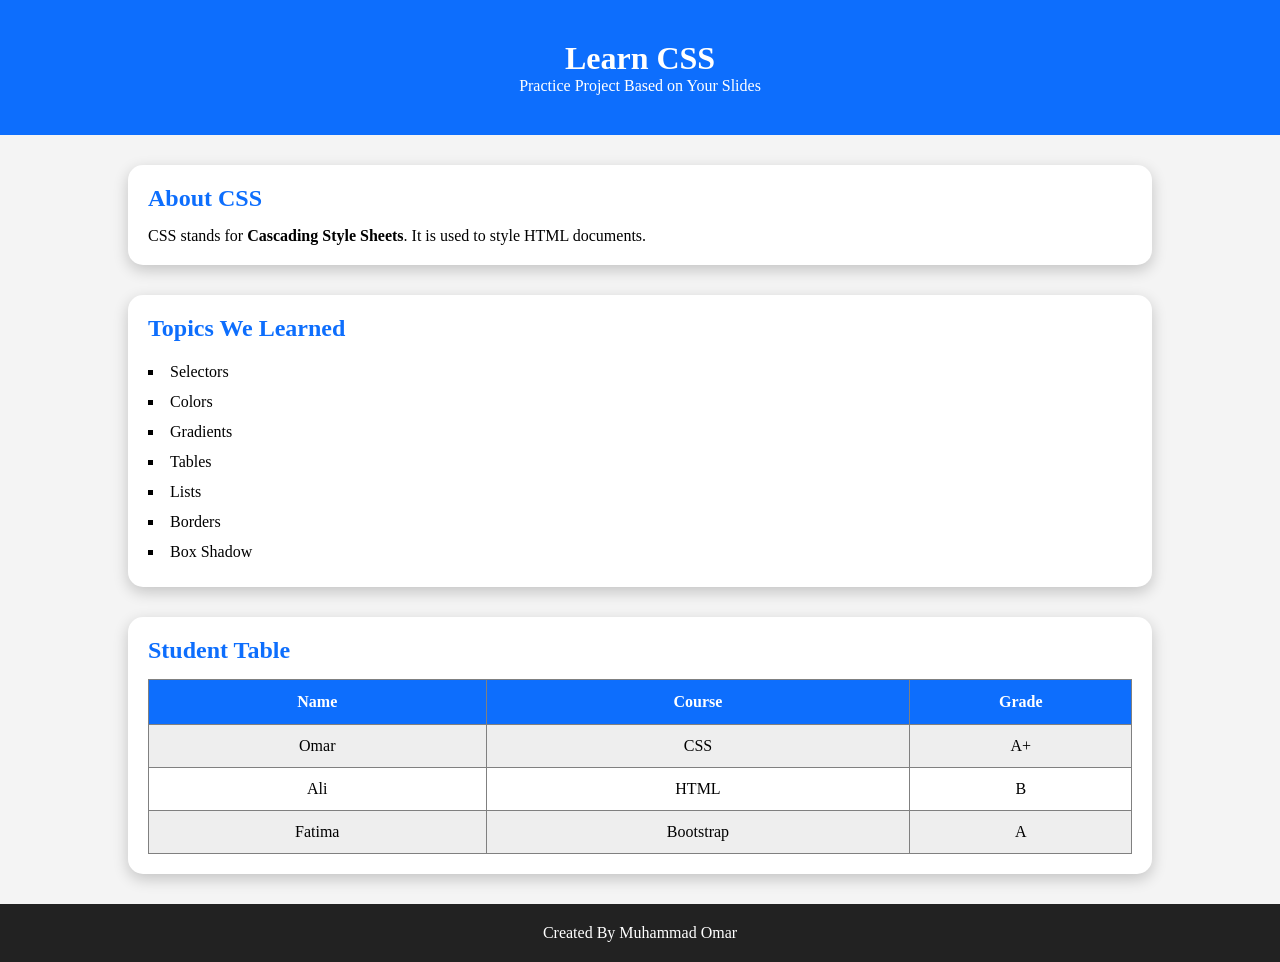
<file: about-css/index.html>
<!DOCTYPE html>
<html lang="en">
<head>
    <meta charset="UTF-8">
    <meta name="viewport" content="width=device-width, initial-scale=1.0">
    <title>CSS Learning Project</title>

   
    <link rel="stylesheet" href="style.css">

    <!-- Font Awesome -->
    <link rel="stylesheet"
    href="https://cdnjs.cloudflare.com/ajax/libs/font-awesome/6.7.2/css/all.min.css">
   
   
</head>


<body>

    <!-- Header -->
    <header id="header">
        <h1>Learn CSS</h1>
        <p>Practice Project Based on Your Slides</p>
    </header>

    <!-- About CSS -->
    <section class="content-card">
        <h2>About CSS</h2>

        <p>
            CSS stands for
            <strong>Cascading Style Sheets</strong>.
            It is used to style HTML documents.
        </p>
    </section>

    <!-- Topics -->
    <section class="content-card">

        <h2>Topics We Learned</h2>

        <ul class="topics">
            <li>Selectors</li>
            <li>Colors</li>
            <li>Gradients</li>
            <li>Tables</li>
            <li>Lists</li>
            <li>Borders</li>
            <li>Box Shadow</li>
        </ul>

    </section>

    

    <!-- Table -->
    <section class="content-card">

        <h2>Student Table</h2>

        <table>

            <tr>
                <th>Name</th>
                <th>Course</th>
                <th>Grade</th>
            </tr>

            <tr>
                <td>Omar</td>
                <td>CSS</td>
                <td>A+</td>
            </tr>

            <tr>
                <td>Ali</td>
                <td>HTML</td>
                <td>B</td>
            </tr>

            <tr>
                <td>Fatima</td>
                <td>Bootstrap</td>
                <td>A</td>
            </tr>

        </table>
    </section>

   

    <!-- Footer -->
    <footer>
        <p>Created By Muhammad Omar</p>
    </footer>

</body>
</html>
</file>
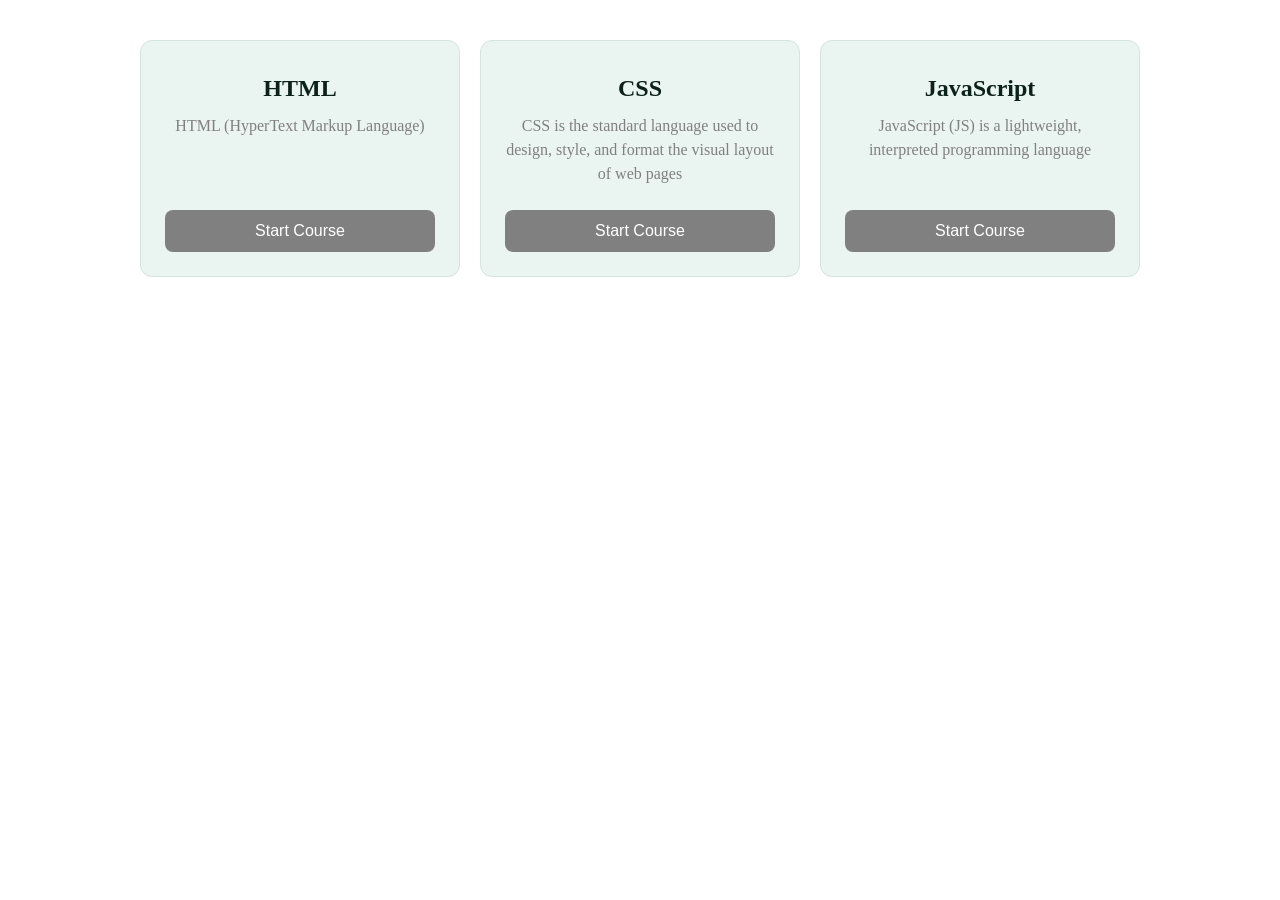
<file: card/index.html>
<!DOCTYPE html>
<html lang="en">
<head>
    <meta charset="UTF-8">
    <meta name="viewport" content="width=device-width, initial-scale=1.0">
    <title>Cards</title>
    <link rel="stylesheet" href="style.css">
</head>
<body>

    <div class="cards-container">
        
        <div class="card">
            <h3>HTML</h3>
            <p>HTML (HyperText Markup Language)</p>
            <button class="card-button">Start Course</button>
        </div>

        <div class="card">
            <h3>CSS</h3>
            <p>CSS is the standard language used to design, style, and format the visual layout of web pages</p>
            <button class="card-button">Start Course</button>
        </div>

        <div class="card">
            <h3>JavaScript</h3>
            <p>JavaScript (JS) is a lightweight, interpreted programming language </p>
            <button class="card-button">Start Course</button>
        </div>

    </div>

</body>
</html>
</file>
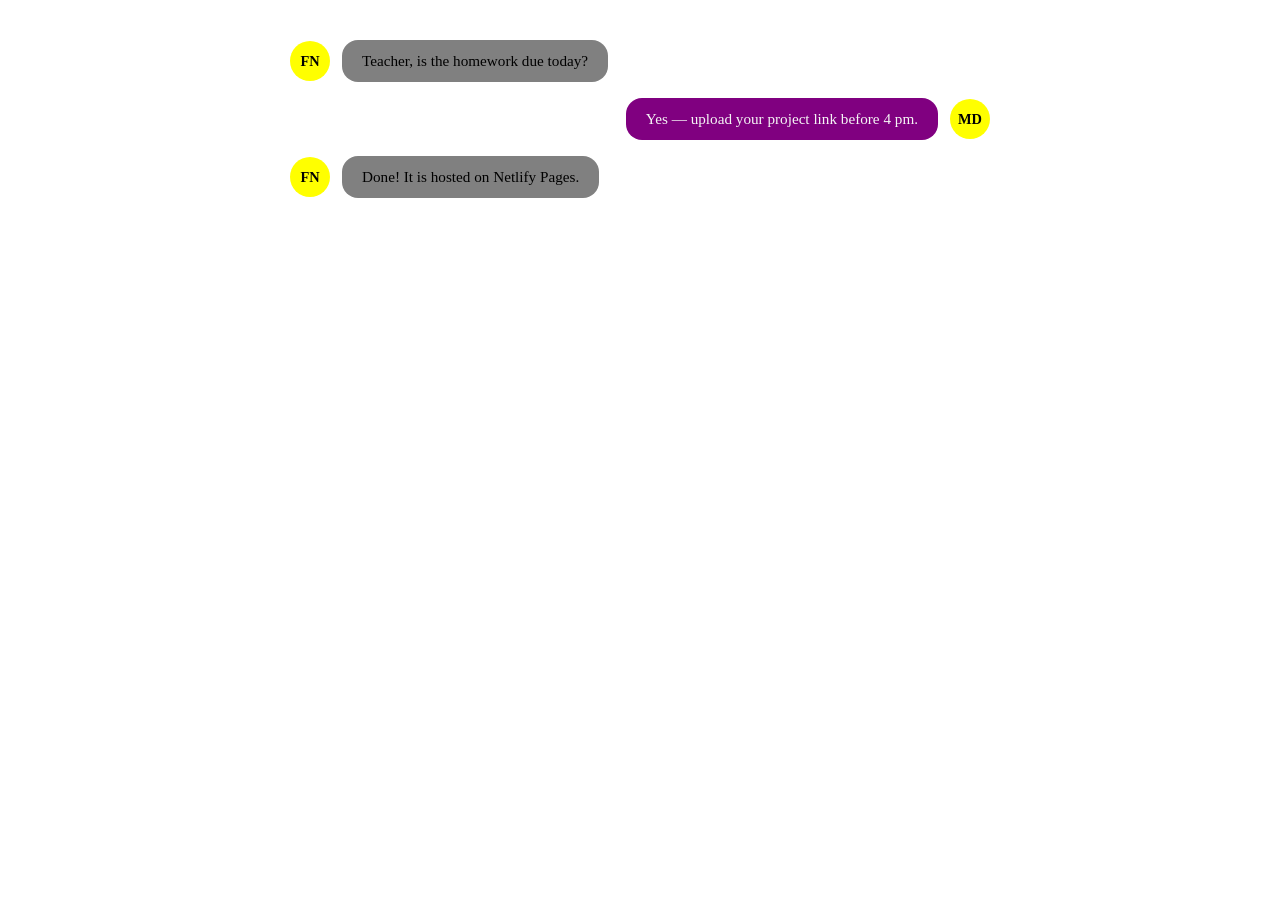
<file: chat-ui/index.html>
<!DOCTYPE html>
<html lang="en">
<head>
    <meta charset="UTF-8">
    <meta name="viewport" content="width=device-width, initial-scale=1.0">
    <title>Chat page</title>
    <link rel="stylesheet" href="style.css">
        
</head>
<body>

    <div class="chat-container">
        
        <div class="message-row message-row--others">
            <div class="avatar">FN</div>
            <div class="bubble">
                Teacher, is the homework due today?
            </div>
        </div>

        <div class="message-row message-row--me">
            <div class="avatar">MD</div>
            <div class="bubble">
                Yes — upload your project link before 4 pm.
            </div>
        </div>

        <div class="message-row message-row--others">
            <div class="avatar">FN</div>
            <div class="bubble">
                Done! It is hosted on Netlify Pages.
            </div>
        </div>
    </div>

</body>
</html>
</file>
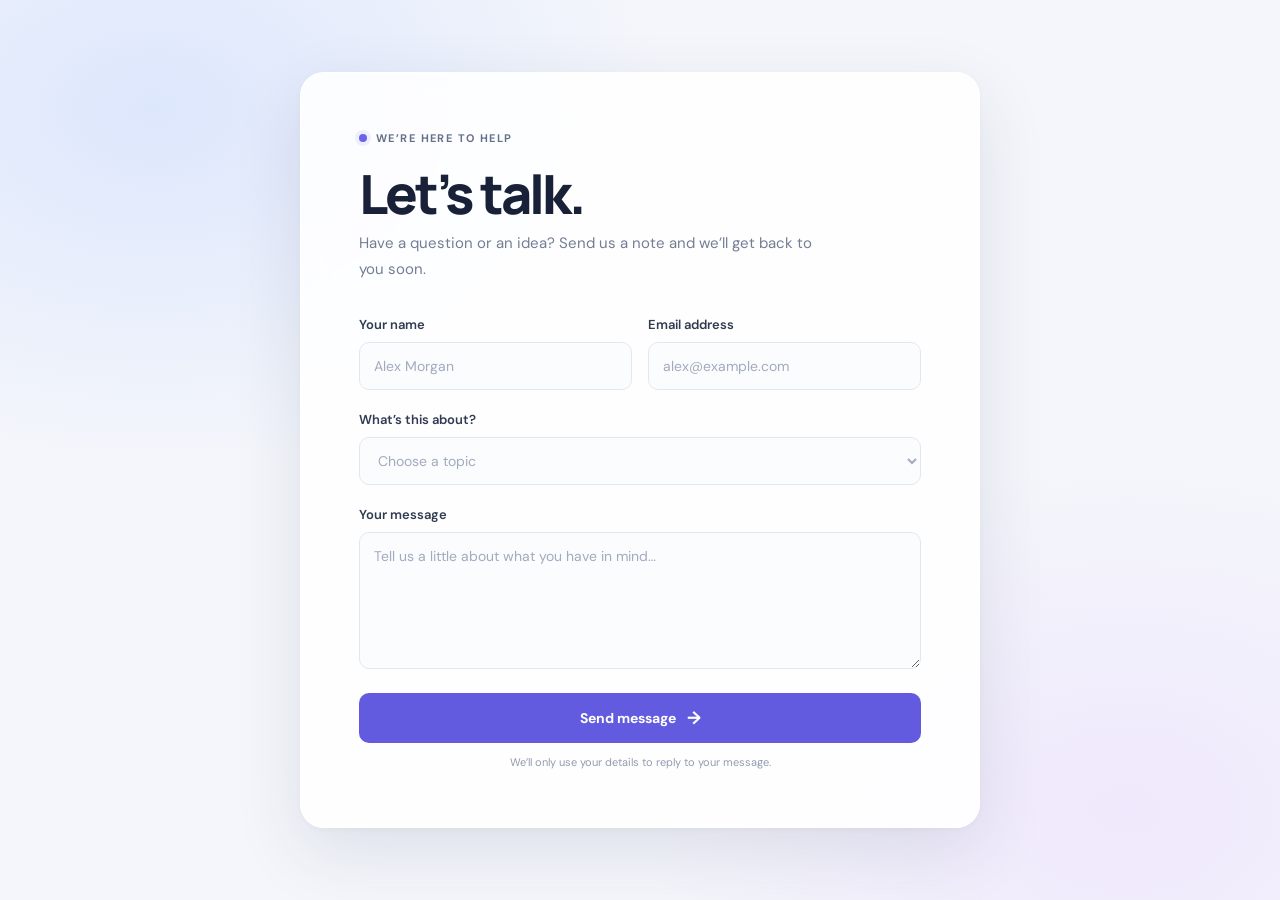
<file: contact-form-ui/index.html>
<!doctype html>
<html lang="en">
<head>
  <meta charset="utf-8">
  <meta name="viewport" content="width=device-width, initial-scale=1">
  <meta name="theme-color" content="#f4f6fb">
  <title>Get in touch</title>
  <link rel="stylesheet" href="style.css">
</head>
<body>
  <main class="page">
    <section class="form-card" aria-labelledby="form-title">
      <div class="eyebrow"><span class="status-dot"></span> WE’RE HERE TO HELP</div>
      <h1 id="form-title">Let’s talk.</h1>
      <p class="intro">Have a question or an idea? Send us a note and we’ll get back to you soon.</p>

      <form action="#" method="post">
        <div class="field-row">
          <div class="field">
            <label for="name">Your name</label>
            <input id="name" name="name" type="text" placeholder="Alex Morgan" autocomplete="name" required>
          </div>
          <div class="field">
            <label for="email">Email address</label>
            <input id="email" name="email" type="email" placeholder="alex@example.com" autocomplete="email" required>
          </div>
        </div>

        <div class="field">
          <label for="subject">What’s this about?</label>
          <select id="subject" name="subject" required>
            <option value="" disabled selected>Choose a topic</option>
            <option value="question">A general question</option>
            <option value="project">A project idea</option>
            <option value="support">Help and support</option>
          </select>
        </div>

        <div class="field">
          <label for="message">Your message</label>
          <textarea id="message" name="message" rows="5" placeholder="Tell us a little about what you have in mind…" required></textarea>
        </div>

        <button type="submit">Send message <span aria-hidden="true">→</span></button>
        <p class="privacy-note">We’ll only use your details to reply to your message.</p>
      </form>
    </section>
  </main>
</body>
</html>
</file>
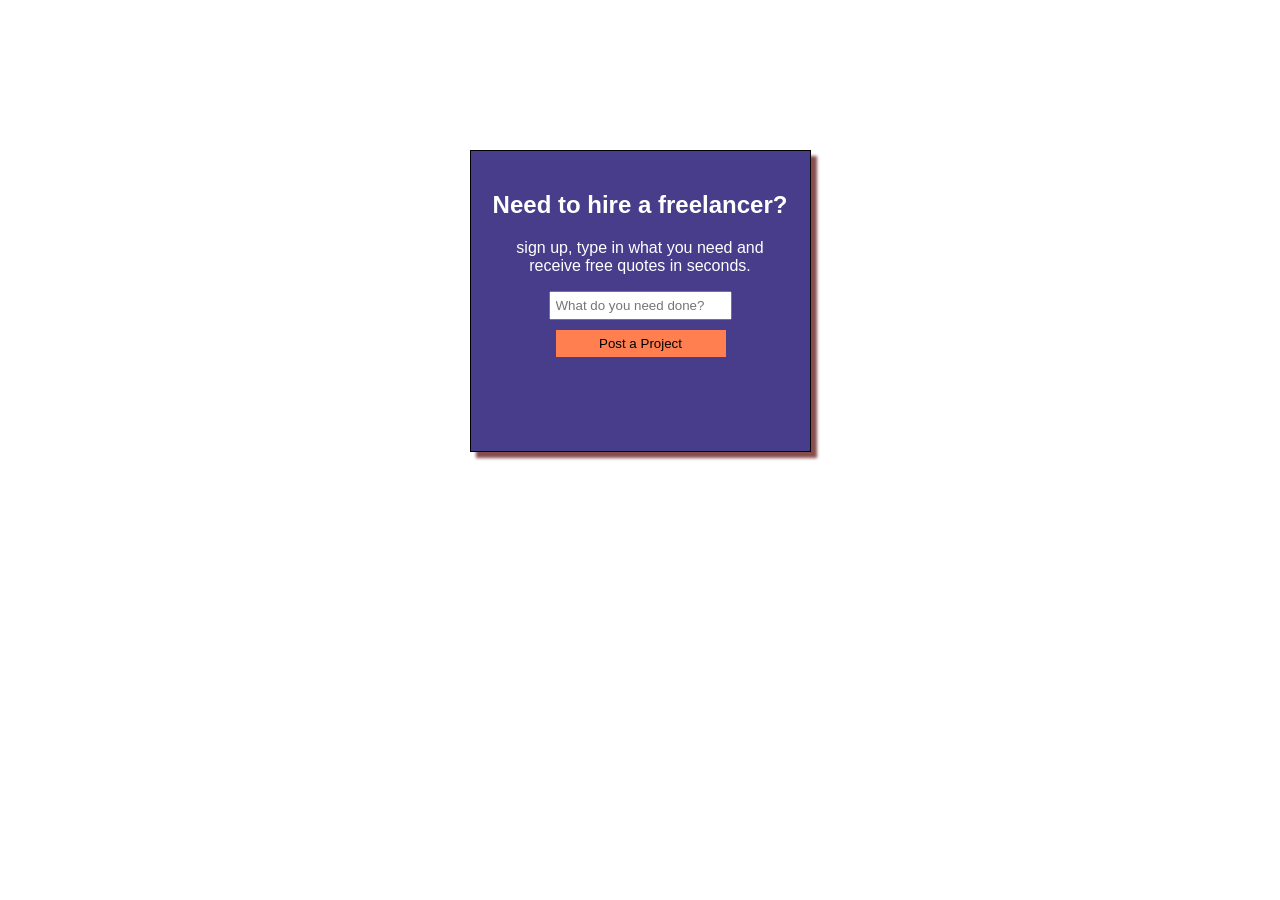
<file: feelance-card/index.html>
<!DOCTYPE html>
<html lang="en">
<head>
    <meta charset="UTF-8">
    <meta name="viewport" content="width=device-width, initial-scale=1.0">
    <link rel="stylesheet" href="style.css">
    <title>Freelance Card</title>
</head>
<body>
    <div class="holder">
    <main class="container">
        <h2>Need to hire a freelancer?</h2>
        <p>sign up, type in what you need and receive free quotes in seconds.</p>
        <form class="form-group">
            <input type="text" id="text" placeholder="What do you need done?">
            <input type="button" class="btn" value="Post a Project">
        </form>
    </main>
    </div>
</body>
</html>
</file>
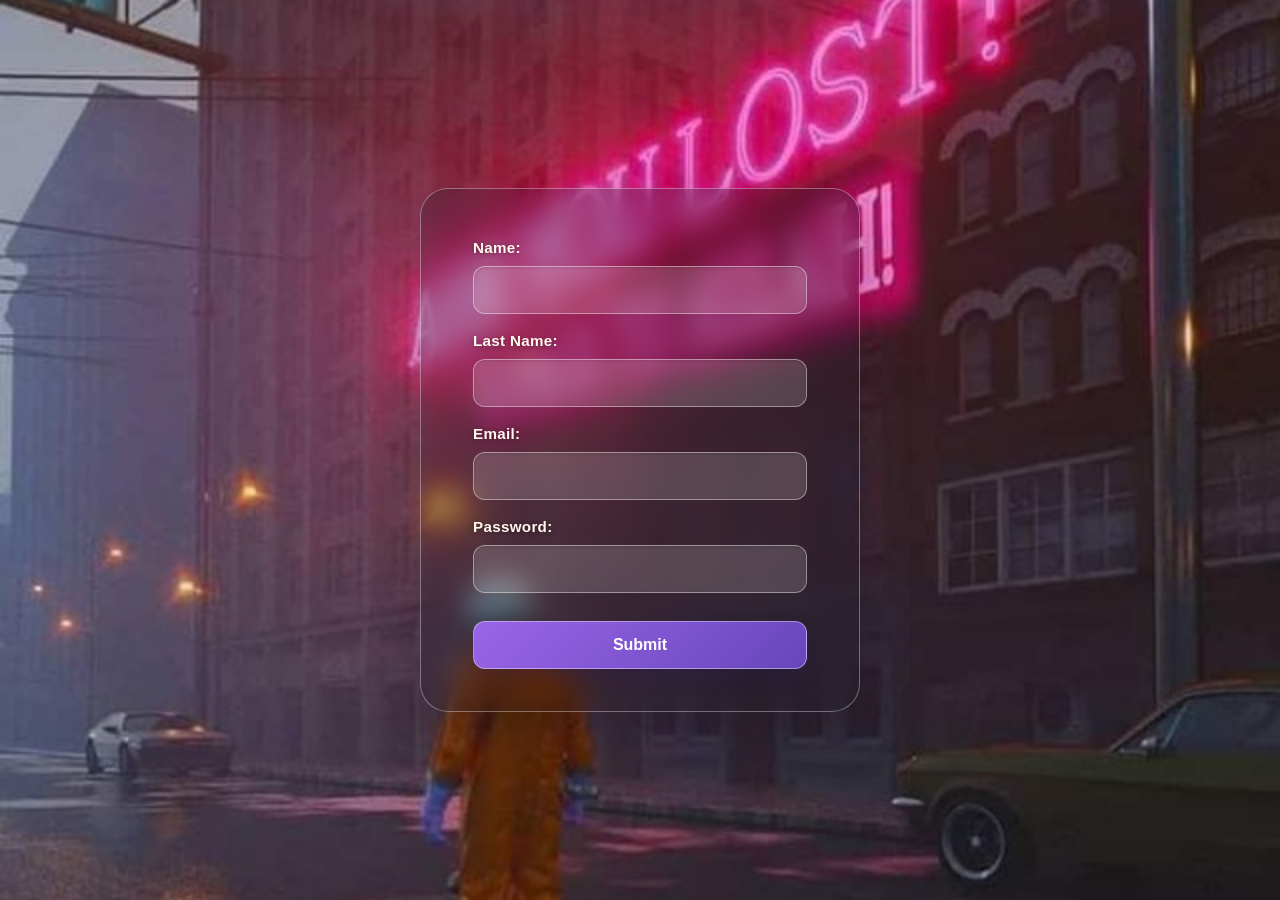
<file: glassmorphism-form/index.html>
<!DOCTYPE html>
<html lang="en">
<head>
    <meta charset="UTF-8">
    <meta name="viewport" content="width=device-width, initial-scale=1.0">
    <link rel="stylesheet" href="style.css">
    <title>Glass Morphism</title>

</head>
<body>
    <div class="Glass-container">

        <form class="form-group">

            <label for="name" class="name">Name:</label>
            <input type="text" id="name" required>

            <label for="Lname">Last Name:</label>
            <input type="text" id="Lname" required>

            <label for="email">Email:</label>
            <input type="text" id="email" required>

            <label for="pw">Password:</label>
            <input type="password" id="pw" required>

            <button type="submit">Submit</button>

        </form>
    
    </div>
</body>
</html>
</file>
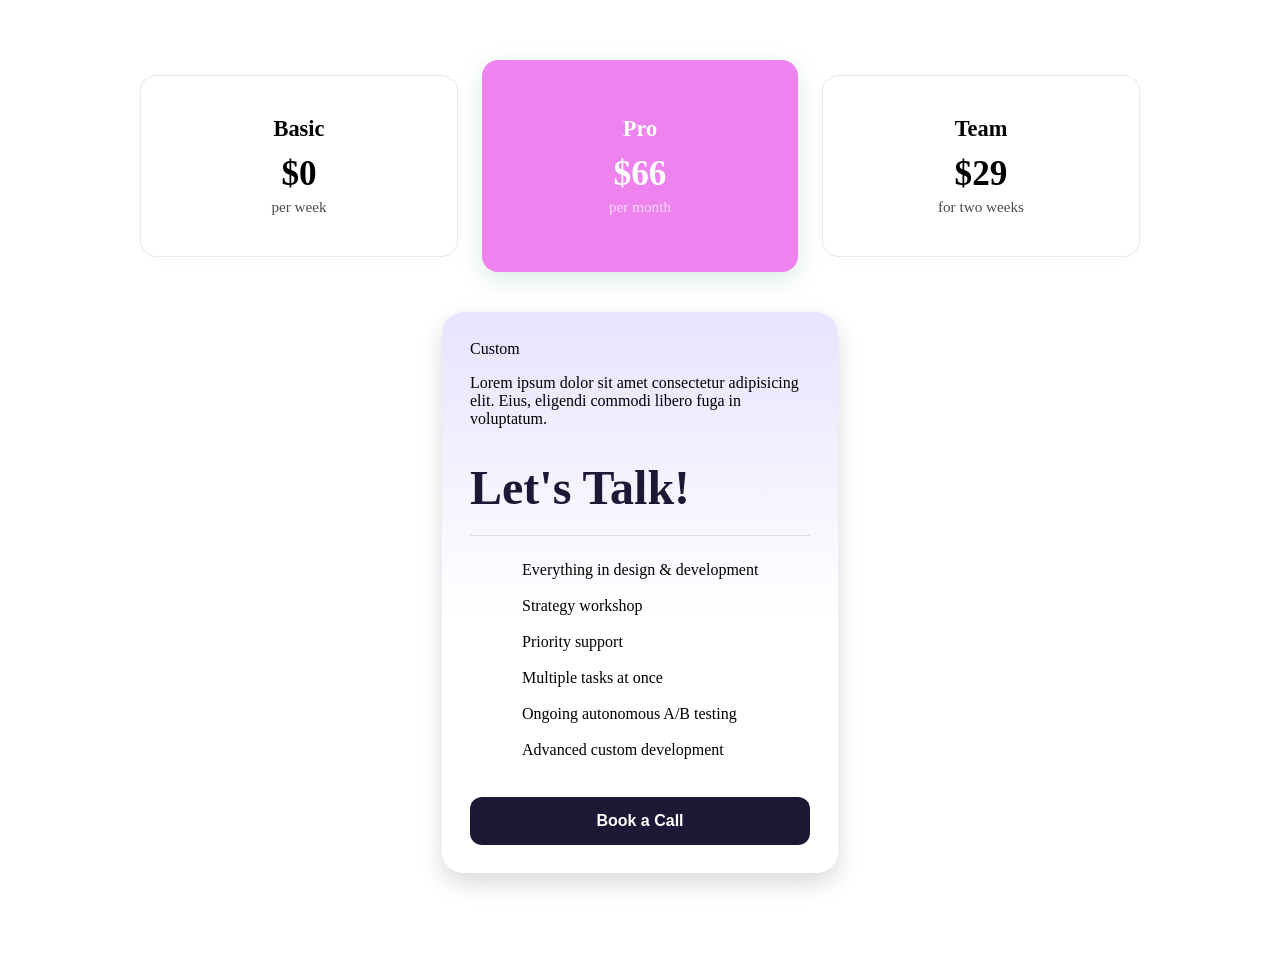
<file: pricing-card-component/index.html>
<!DOCTYPE html>
<html lang="en">
<head>
    <meta charset="UTF-8">
    <meta name="viewport" content="width=device-width, initial-scale=1.0">
    <title>Pricing Cards</title>
    <link rel="stylesheet" href="style.css">
</head>
<body>

    <div class="pricing-container">
    
        <div class="card card--featured">
            <h3>Pro</h3>
            <div class="price">$66</div>
            <div class="period">per month</div>
        </div>

        <div class="card card--basic">
            <h3>Basic</h3>
            <div class="price">$0</div>
            <div class="period">per week</div>
        </div>

        <div class="card card--team">
            <h3>Team</h3>
            <div class="price">$29</div>
            <div class="period">for two weeks</div>
        </div>

    </div>
<!-- Pricing Card -->
    <div class="pricing-card">

        <span class="badge">Custom</span>

        <p class="description">
            Lorem ipsum dolor sit amet consectetur adipisicing elit. 
            Eius, eligendi commodi libero fuga in voluptatum.
        </p>

        <h1>Let's Talk!</h1>

        <hr>

        <ul class="features">
            <li><i class="fa-solid fa-check"></i> Everything in design & development</li>
            <li><i class="fa-solid fa-check"></i> Strategy workshop</li>
            <li><i class="fa-solid fa-check"></i> Priority support</li>
            <li><i class="fa-solid fa-check"></i> Multiple tasks at once</li>
            <li><i class="fa-solid fa-check"></i> Ongoing autonomous A/B testing</li>
            <li><i class="fa-solid fa-check"></i> Advanced custom development</li>
        </ul>

        <button>Book a Call</button>

    </div>
</body>
</html>
</file>
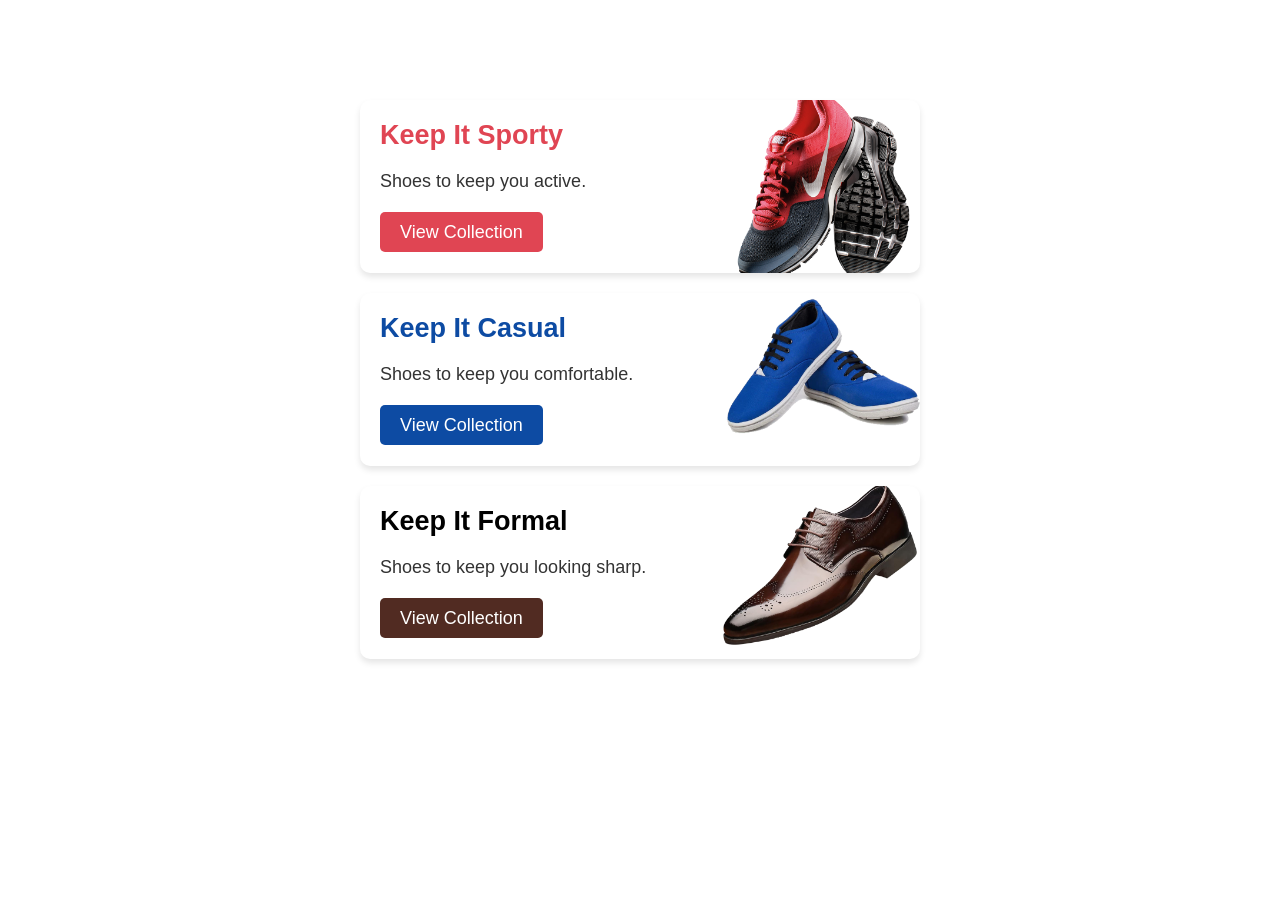
<file: shoe-cards/index.html>
<!DOCTYPE html>
<html lang="en">
<head>
    <meta charset="UTF-8">
    <meta name="viewport" content="width=device-width, initial-scale=1.0">
    <link rel="stylesheet" href="style.css">
    <title>shoes-card</title>
</head>
<body>
    <div class="container">
        <div class="card card-sporty">
            <h2>Keep It Sporty</h2>
            <p>Shoes to keep you active.</p>
            <a href="#">View Collection</a>
        </div>

        <div class="card card-casual">
            <h2>Keep It Casual</h2>
            <p>Shoes to keep you comfortable.</p>
            <a href="#">View Collection</a>
        </div>

        <div class="card card-formal">
            <h2>Keep It Formal</h2>
            <p>Shoes to keep you looking sharp.</p>
            <a href="#">View Collection</a>
        </div>
    </div>
</body>
</html>
</file>
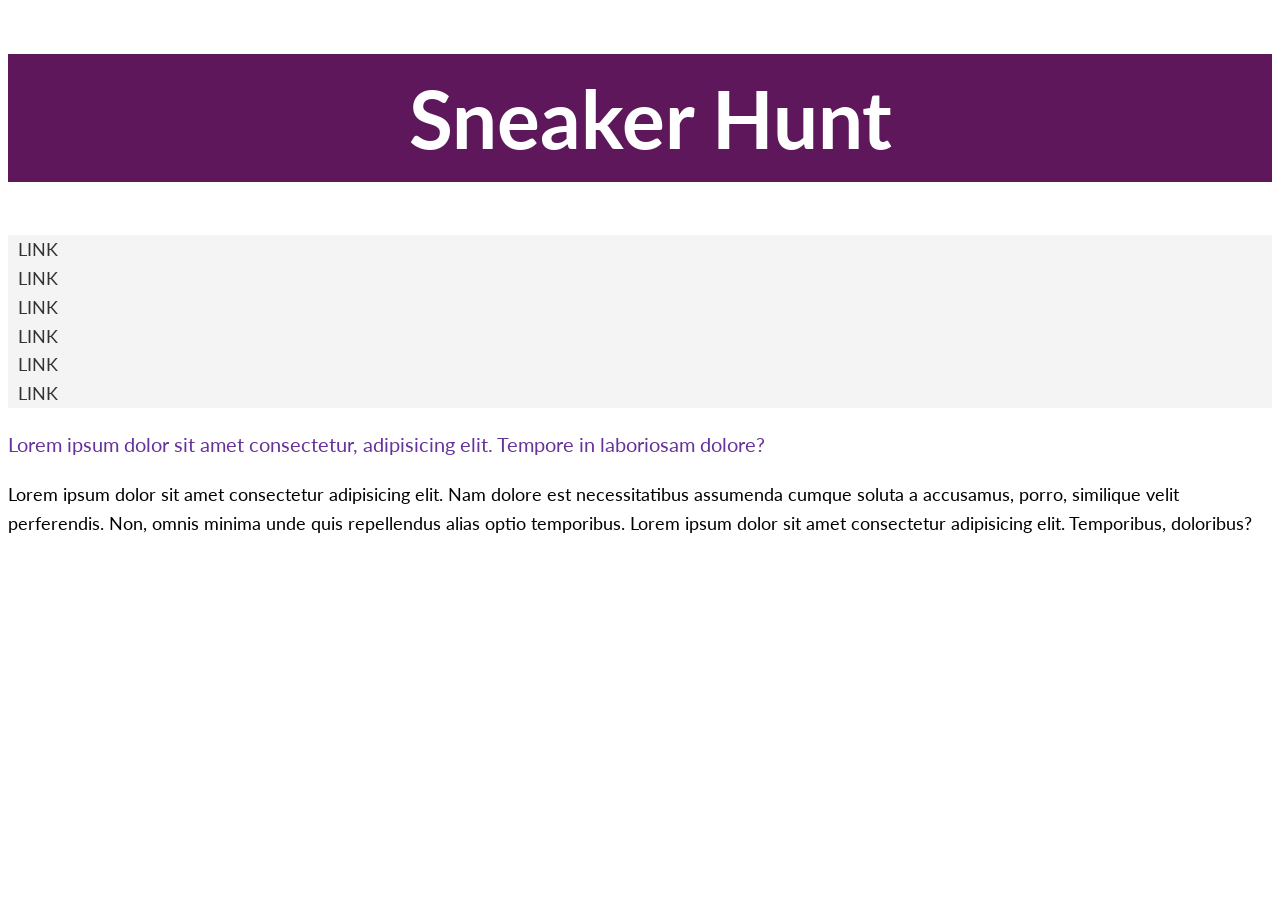
<file: snuker hunt/index.html>
<!DOCTYPE html>
<html lang="en">
<head>
    <meta charset="UTF-8">
    <meta name="viewport" content="width=device-width, initial-scale=1.0">
    <title>First Challenge</title>
    <link rel="stylesheet" href="style.css">
    <link rel="preconnect" href="https://fonts.googleapis.com">
<link rel="preconnect" href="https://fonts.gstatic.com" crossorigin>
<link href="https://fonts.googleapis.com/css2?family=Lato:ital,wght@0,100;0,300;0,400;0,700;0,900;1,100;1,300;1,400;1,700;1,900&family=Yuyu&display=swap" rel="stylesheet">
</head>
<body>
    <header>
        <h1>Sneaker Hunt</h1>
    </header>
    <nav>
        
        <ul class="main-menu">
            <li><a href="ht.html">Link</a></li>
            <li><a href="#">Link</a></li>
            <li><a href="#">Link</a></li>
            <li><a href="#">Link</a></li>
            <li><a href="#">Link</a></li>
            <li><a href="#">Link</a></li>
        </ul>
    </nav>
    <section>
        <p class="first-p">Lorem ipsum dolor sit amet consectetur, adipisicing elit. Tempore in laboriosam dolore?</p>

        <p>Lorem ipsum dolor sit amet consectetur adipisicing elit. Nam dolore est necessitatibus assumenda cumque soluta a accusamus, porro, similique velit perferendis. Non, omnis minima unde quis repellendus alias optio temporibus. Lorem ipsum dolor sit amet consectetur adipisicing elit. Temporibus, doloribus?</p>
    </section>

</body>
</html>
</file>
<file: about-css/style.css>
*{
    margin:0;
    padding:0;
    box-sizing:border-box;
}

body{
    background:#f4f4f4;
}

/* Header */

#header{
    background:#0d6efd;
    color:white;
    text-align:center;
    padding:40px;
}

/* Content Cards */

.content-card{
    width:80%;
    background:white;
    margin:30px auto;
    padding:20px;
    border-radius:15px;
    box-shadow:0 5px 15px rgba(0,0,0,.2);
}

.content-card h2{
    color:#0d6efd;
    margin-bottom:15px;
}

/* Topics */

.topics{
    list-style:square;
    list-style-position:inside;
}

.topics li{
    padding:6px 0;
}



.badge{
    display:inline-block;
    background:white;
    padding:8px 18px;
    border-radius:20px;
    font-weight:bold;
    margin-bottom:20px;
}

.description{
    color:#666;
    line-height:1.6;
    margin-bottom:30px;
}

/* Table */

table{
    width:100%;
    border-collapse:collapse;
}

table,
th,
td{
    border:1px solid gray;
}

th{
    background:#0d6efd;
    color:white;
    height:45px;
}

td{
    padding:12px;
    text-align:center;
}

tr:nth-child(even){
    background:#eeeeee;
}

tr:hover{
    background:#d6ecff;
}

/* Footer */

footer{
    background:#222;
    color:white;
    text-align:center;
    padding:20px;
    margin-top:30px;
}
</file>
<file: card/style.css>
body {
            padding: 40px;
            margin: 0;
        }
        .cards-container {
            display: flex;
            gap: 20px;
            max-width: 1000px;
            margin: 0 auto;
        }
        .card {
            flex: 1; 
            background-color: #eaf4f0;
            border: 1px solid #d3e5de;
            border-radius: 12px;
            padding: 24px;
            text-align: center;
            display: flex;
            flex-direction: column; 
            align-items: center;
        }

        .card h3 {
            color: #0b221a;
            font-size: 1.5rem;
            margin-top: 10px;
            margin-bottom: 12px;
        }

        .card p {
            color: gray;
            font-size: 1rem;
            line-height: 1.5;
            margin-top: 0;
            margin-bottom: 24px;
        }

        .card-button {
            margin-top: auto; 
            width: 100%;
            background-color: gray;
            color: white;
            border: none;
            padding: 12px 0;
            font-size: 1rem;
            font-weight: 500;
            border-radius: 8px;
        }

        .card-button:hover {
            background-color: rgb(128, 95, 95);
        }
</file>
<file: chat-ui/style.css>
body {
            padding: 40px;
            margin: 0;
        }
        .chat-container {
            max-width: 700px;
            margin: 0 auto;
            display: flex;
            flex-direction: column;
            gap: 16px;
        }

        .message-row {
            display: flex;
            align-items: center;
            gap: 12px;
            width: 100%;
        }
        .message-row--me {
            flex-direction: row-reverse;
        }

        .avatar {
            width: 40px;
            height: 40px;
            border-radius: 50%;
            background-color: yellow; 
            display: flex;
            justify-content: center;
            align-items: center;
            font-size: 0.9rem;
            font-weight: bold;
            flex-shrink: 0; 
        }

        .bubble {
            padding: 12px 20px;
            border-radius: 16px;
            font-size: 0.95rem;
            max-width: 70%; 
        }
        
        .message-row--others .bubble {
            background-color: gray;
            color: black;
        }

        .message-row--me .bubble {
            background-color: purple;
            color: whitesmoke;
        }
</file>
<file: contact-form-ui/style.css>
@import url('https://fonts.googleapis.com/css2?family=DM+Sans:wght@400;500;600;700&family=Manrope:wght@500;600;700;800&display=swap');

:root {
  color-scheme: light;
  font-family: 'DM Sans', sans-serif;
  color: #182137;
  background: #f4f6fb;
  font-synthesis: none;
  text-rendering: optimizeLegibility;
  -webkit-font-smoothing: antialiased;
}

* { box-sizing: border-box; }

body {
  min-width: 320px;
  min-height: 100vh;
  margin: 0;
  background:
    radial-gradient(ellipse at 12% 12%, rgba(178, 202, 255, .35), transparent 32rem),
    radial-gradient(ellipse at 88% 90%, rgba(231, 206, 255, .35), transparent 30rem),
    #f4f6fb;
}

.page {
  min-height: 100vh;
  display: grid;
  place-items: center;
  padding: 48px 20px;
}

.form-card {
  width: min(100%, 680px);
  padding: clamp(30px, 6vw, 58px);
  border: 1px solid rgba(255, 255, 255, .9);
  border-radius: 24px;
  background: rgba(255, 255, 255, .88);
  box-shadow: 0 24px 70px rgba(35, 48, 83, .11), 0 2px 8px rgba(35, 48, 83, .04);
  backdrop-filter: blur(12px);
}

.eyebrow {
  display: flex;
  align-items: center;
  gap: 9px;
  color: #65718b;
  font-size: 11px;
  font-weight: 700;
  letter-spacing: .13em;
}

.status-dot {
  width: 8px;
  height: 8px;
  border-radius: 50%;
  background: #6a62e8;
  box-shadow: 0 0 0 4px #efeeff;
}

h1 {
  margin: 19px 0 9px;
  font: 800 clamp(38px, 7vw, 54px)/1.08 'Manrope', sans-serif;
  letter-spacing: -.055em;
}

.intro {
  max-width: 460px;
  margin: 0 0 34px;
  color: #737d93;
  font-size: 15px;
  line-height: 1.7;
}

form { display: grid; gap: 21px; }
.field-row { display: grid; grid-template-columns: 1fr 1fr; gap: 16px; }
.field { display: grid; gap: 9px; }

label {
  color: #303a50;
  font-size: 13px;
  font-weight: 600;
}

input, select, textarea {
  width: 100%;
  border: 1px solid #e2e6ef;
  border-radius: 10px;
  outline: none;
  background: #fbfcfe;
  color: #202a3e;
  font: 400 14px 'DM Sans', sans-serif;
  transition: border-color .18s, box-shadow .18s, background .18s;
}

input, select { height: 48px; padding: 0 14px; }
textarea { min-height: 128px; padding: 13px 14px; resize: vertical; line-height: 1.55; }
input::placeholder, textarea::placeholder { color: #a2aabd; }
select:invalid { color: #a2aabd; }

input:focus, select:focus, textarea:focus {
  border-color: #7770eb;
  background: #fff;
  box-shadow: 0 0 0 3px rgba(119, 112, 235, .13);
}

button {
  display: flex;
  align-items: center;
  justify-content: center;
  gap: 11px;
  min-height: 50px;
  margin-top: 3px;
  border: 0;
  border-radius: 10px;
  background: #625be0;
  color: #fff;
  font: 700 14px 'DM Sans', sans-serif;
  cursor: pointer;
  transition: transform .18s, background .18s, box-shadow .18s;
}

button:hover { transform: translateY(-1px); background: #514acb; box-shadow: 0 8px 20px rgba(98, 91, 224, .23); }
button:focus-visible { outline: 3px solid rgba(98, 91, 224, .35); outline-offset: 3px; }
button span { font-size: 18px; line-height: 1; }

.privacy-note {
  margin: -9px 0 0;
  color: #929bad;
  text-align: center;
  font-size: 11px;
}

@media (max-width: 540px) {
  .page { padding: 24px 14px; }
  .form-card { border-radius: 18px; }
  .field-row { grid-template-columns: 1fr; }
}

@media (prefers-reduced-motion: reduce) {
  *, *::before, *::after { scroll-behavior: auto !important; transition-duration: .01ms !important; }
}
</file>
<file: feelance-card/style.css>
.holder {
    display: flex;
    justify-content: center;
    align-items: center;
    margin: 150px auto;

}
.container {
    height: 260px;
    width: 299px;
    border: 1px solid black;
    padding: 20px;
    background-color: darkslateblue;
    text-align: center;
    color: white;
    box-shadow: 6px 6px 3px rgb(136, 78, 78);
    font-family: sans-serif;
}
    #text {
    display: inline-block;
    padding: 5px;
}
.btn {
    display: block;
    padding: 5px;
    margin-top: 10px;
    width: 170px;
    background-color: coral;
    border: 1px solid coral;
    margin-left: 65px;
}
.btn:hover {
    opacity: 0.8;
}
</file>
<file: glassmorphism-form/style.css>
* {
    box-sizing: border-box;
    margin: 0;
    padding: 0;
}

html,
body {
    min-height: 100%;
}

body {
    min-height: 100vh;
    padding: 24px;
    background: url("background.jpg") center / cover fixed no-repeat;
    display: flex;
    justify-content: center;
    align-items: center;
    color: #fff8ed;
    font-family: Arial, sans-serif;
}

.Glass-container {
    width: min(100%, 440px);
    padding: 42px clamp(24px, 8vw, 52px);
    border: 1px solid rgba(255, 255, 255, 0.35);
    border-radius: 28px;
    background: rgba(24, 20, 38, 0.28);
    backdrop-filter: blur(14px);
    box-shadow: 0 18px 50px rgba(15, 10, 30, 0.3);
}

.form-group {
    display: flex;
    flex-direction: column;
    gap: 10px;
}

.form-group label {
    margin-top: 8px;
    color: #fff8ed;
    font-size: 0.95rem;
    font-weight: 600;
    letter-spacing: 0.02em;
    text-shadow: 0 1px 5px rgba(0, 0, 0, 0.35);
}

.form-group input {
    width: 100%;
    min-height: 48px;
    padding: 0 15px;
    border: 1px solid rgba(255, 255, 255, 0.42);
    border-radius: 12px;
    outline: none;
    background: rgba(255, 255, 255, 0.16);
    box-shadow: inset 0 1px 3px rgba(0, 0, 0, 0.12);
    color: #fff;
    font: inherit;
    transition: border-color 160ms ease, background-color 160ms ease, box-shadow 160ms ease;
}

.form-group input:hover {
    background: rgba(255, 255, 255, 0.22);
}

.form-group input:focus-visible {
    border-color: #ffd6a5;
    background: rgba(255, 255, 255, 0.24);
    box-shadow: 0 0 0 3px rgba(255, 214, 165, 0.24);
}

.form-group button {
    min-height: 48px;
    margin-top: 18px;
    border: 1px solid rgba(255, 255, 255, 0.4);
    border-radius: 12px;
    background: linear-gradient(135deg, #9a65e8, #6746bb);
    box-shadow: 0 8px 18px rgba(36, 18, 76, 0.28);
    color: #fff;
    cursor: pointer;
    font: inherit;
    font-weight: 700;
    transition: transform 160ms ease, box-shadow 160ms ease, filter 160ms ease;
}

.form-group button:hover {
    transform: translateY(-2px);
    box-shadow: 0 11px 22px rgba(36, 18, 76, 0.36);
    filter: brightness(1.08);
}

.form-group button:focus-visible {
    outline: 3px solid #ffd6a5;
    outline-offset: 3px;
}

.form-group button:active {
    transform: translateY(0);
}

@media (prefers-reduced-motion: reduce) {
    .form-group input,
    .form-group button {
        transition: none;
    }
}
</file>
<file: pricing-card-component/style.css>
body {
            padding: 60px 20px;
            margin: 0;
        }

        .pricing-container {
            display: flex;
            justify-content: center;
            align-items: center;
            gap: 24px;
            max-width: 1000px;
            margin: 0 auto;
        }

        .card {
            flex: 1;
            max-width: 280px;
            background-color: #ffffff;
            border: 1px solid #e2ece8;
            border-radius: 16px;
            padding: 40px 24px;
            text-align: center;
            box-shadow: 0 4px 12px rgba(0, 0, 0, 0.02);
        }
        /* Pricing Card */

.pricing-card{
    width:340px;
    margin:40px auto;
    padding:28px;
    background:linear-gradient(to bottom,#e8e3ff 0%,#ffffff 55%);
    border-radius:22px;
    box-shadow:0 10px 25px rgba(0,0,0,.15);
}

.pricing-card h1{
    color:#1d1835;
    font-size:48px;
    margin-bottom:20px;
}

.pricing-card hr{
    border:none;
    height:1px;
    background:#ddd;
    margin-bottom:25px;
}

.features{
    list-style:none;
}

.features li{
    display:flex;
    align-items:center;
    gap:12px;
    margin-bottom:18px;
}

.features i{
    color:#111;
}

.pricing-card button{
    width:100%;
    padding:15px;
    margin-top:20px;
    border:none;
    border-radius:12px;
    background:#1d1835;
    color:white;
    font-size:16px;
    font-weight:bold;
    cursor:pointer;
    transition:.3s;
}

.pricing-card button:hover{
    background:#342b61;
}


        .card--featured {
            background-color: violet; 
            color: #ffffff;
            border: none;
            padding: 56px 24px; 
            box-shadow: 0 8px 24px rgba(22, 121, 91, 0.15);
        }

        .card h3 {
            margin: 0 0 12px 0;
            font-size: 1.4rem;
            font-weight: 600;
        }

        .card .price {
            font-size: 2.2rem;
            font-weight: 700;
            margin-bottom: 4px;
        }

        .card .period {
            font-size: 0.95rem;
            opacity: 0.7;
        }

        .card--basic {
            order: 1; 
        }

        .card--featured {
            order: 2; 
        }

        .card--team {
            order: 3; 
        }
</file>
<file: shoe-cards/style.css>
* {
    margin: 0;
    padding: 0;
    box-sizing: border-box;
}

body {
    font-family:sans-serif;
    /* background-color: #d9e2e8; */
}

.container {
    margin: 100px auto;
    padding: 0 20px;
    max-width: 600px;
}

.card {
    background-color:#fff;
    margin: 20px 0;
    padding: 20px 20px 30px;
    border-radius: 10px;
    box-shadow: 0px 4px 6px rgba(0, 0, 0, 0.1);
}

.card h2 {
    font-size: 27px;
    margin-bottom: 20px;
}

.card p {
    font-size: 18px;
    font-weight: 500;
    color: #333;
    margin-bottom: 30px;
}
 
.card-sporty {
    color: #e04553;
}

.card-casual {
    color: #0d4ba3;
}

.card-foraml {
    color: #512b22;
}

.card a {
    text-decoration: none;
    color: #fff;
    background-color: #333;
    padding: 10px 20px;
    border-radius: 5px;
    font-size: 18px;
}

.card a:hover {
    opacity: 0.9;
}

.card-sporty a {
    background-color: #e04553;
}

.card-casual a {
    background-color: #0d4ba3;
}

.card-formal a {
    background-color: #512b22;
}

.card-sporty {
    background: #fff url(./images/sporty.png) no-repeat center right/200px;
}

.card-casual {
    background: #fff url(./images/casual.png) no-repeat center right/200px;
}

.card-formal {
    background: #fff url(./images/formal.png) no-repeat center right/200px;
}
</file>
<file: snuker hunt/style.css>
body{
  font-family: Lato;
  font-size: 18px;
  line-height: 1.6;
}  
header {
background-color: #5e175b;
color: rgb(255, 255, 255);
text-align: center;
font-size: 40px;
text-indent: 20px;
}
a {
    text-decoration: none;
    color: #333;   
}
a:hover {
    color:rebeccapurple;
}
a:active{
    color:red;
}
ul{
    list-style-type: none;
    padding: 0px;
}
.main-menu{
    background-color: #f4f4f4;
    text-transform: uppercase;
    text-indent: 10px;
}
.first-p{
    font: bold;
    font-size: 20px;
    color: rebeccapurple;
}
</file>
